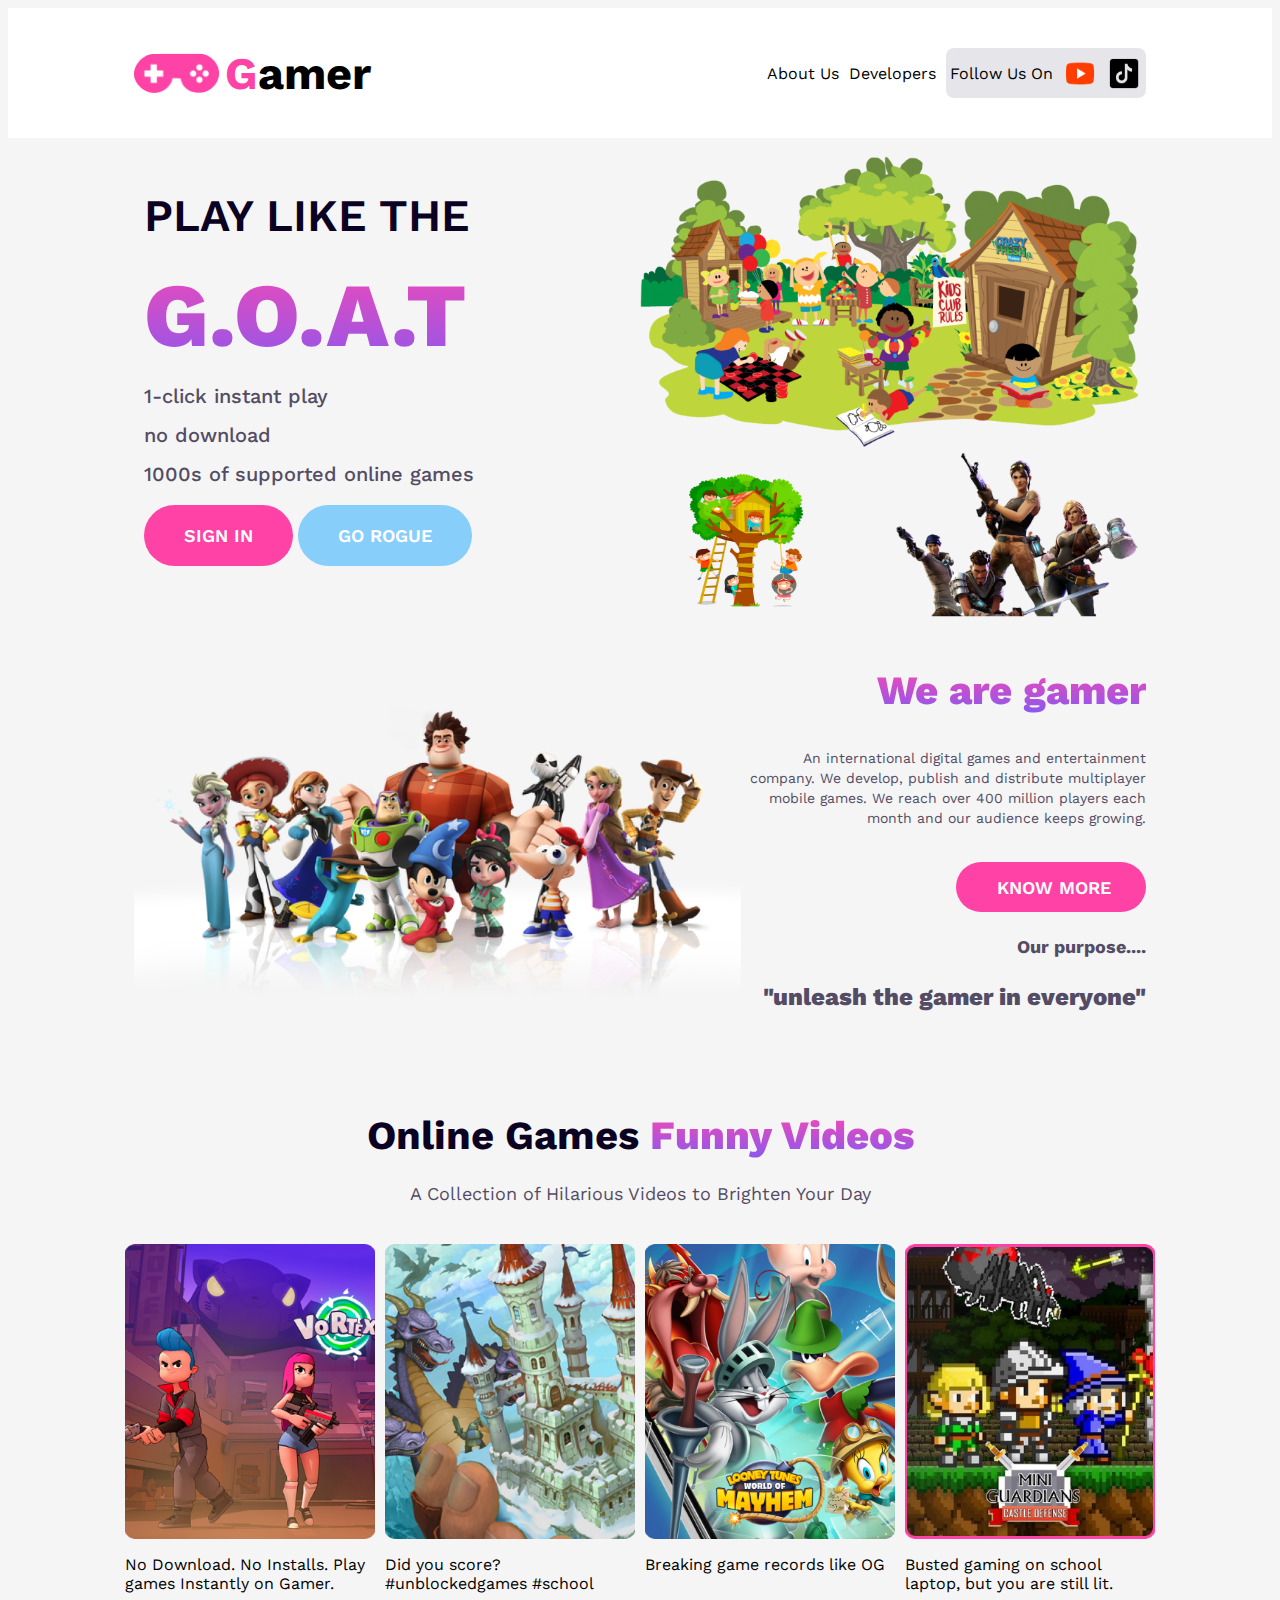
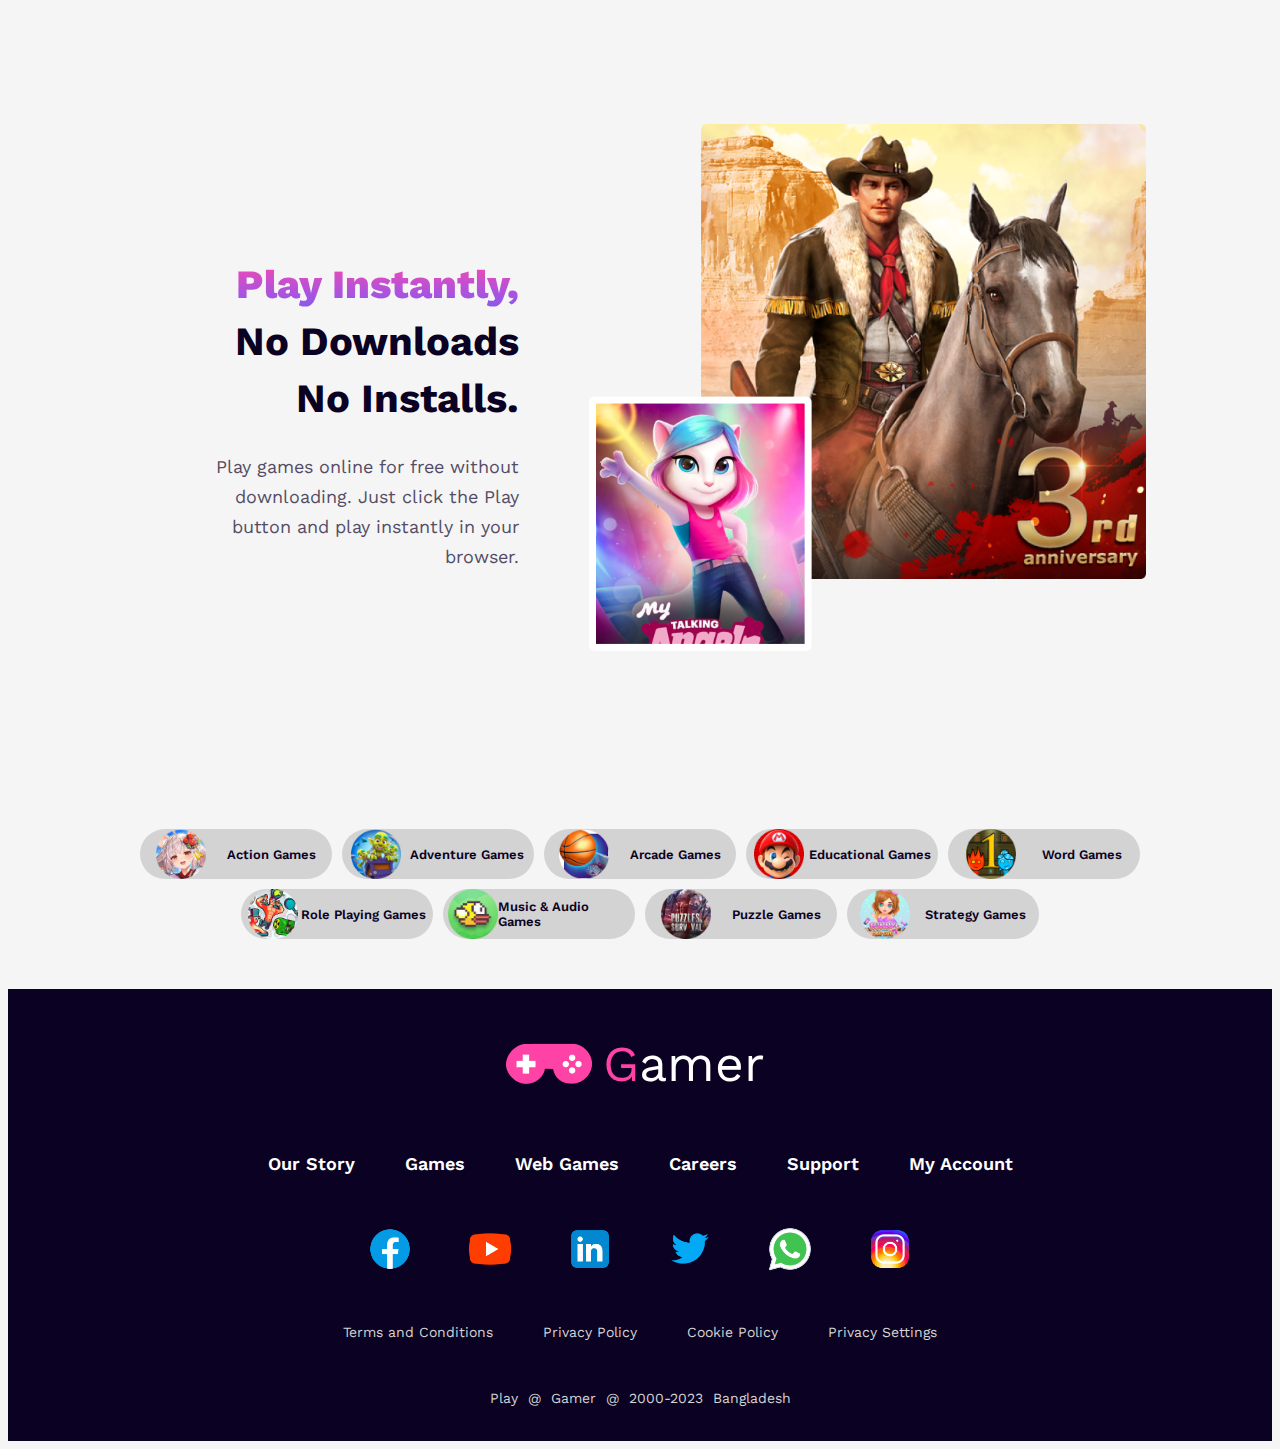
<file: index.html>
<!DOCTYPE html>
<html lang="en">
<head>
    <meta charset="UTF-8">
    <meta name="viewport" content="width=device-width, initial-scale=1.0">
    <title>Gamer Zone</title>
    <link rel="icon" href="./images/favicon.ico" type="image/x-icon">
    <link rel="stylesheet" href="https://fonts.googleapis.com/css?family=Work+Sans">

    <link rel="stylesheet" href="style.css">
</head>
<body>
    <header>
        <nav>
            <div class="logo">
                <img src="./images/Frame.png">
                <span class="logo-text"><span class="pink">G</span>amer</span>
            </div>
            <div class="menu">
                <span>About Us</span>
                <span>Developers</span>
                <div class="followbtn">
                    <span>Follow Us On </span>
                    <img class="iconImg" src="./images/youtube.png"> 
                    <img class="iconImg" src="./images/tiktok.png"> </div>
            </div>
        </nav>
        <banner>
            <div class="feature bannerItems">
                <div class="featureList title">Play Like The</div>
                <div class="featureList goat">G.O.A.T</div>
                <div class="featureList"><span>1-Click instant play</span></div>
                <div class="featureList"><span>No Download</span></div>
                <div class="featureList"><span>1000s of supported online games</span></div>
                <div class="featureList">
                    <button class="pinkBack">Sign In</button>
                    <button class="lightBlueBack">Go Rogue</button>
                </div>

            </div>
            <div class="bannerItems">
                <img src="./images/Group 18.png">
            </div>
        </banner>
    </header>
    <main>
        <section class="weGamer">
            <div class="picDiv">
<img src="./images/pngwing 4.png">
            </div>
            <div class="textDiv">
                    <div class="gamerTitle textItem">We are gamer</div>
                    <p class=" textItem">An international digital games and entertainment
                    company. We develop, publish and distribute multiplayer
                    mobile games. We reach over 400 million players each
                    month and our audience keeps growing.</p>
                    <div class="knowMore  textItem">KNOW MORE</div>
                    <div class="textItem purpose">Our purpose....</div>
                    <div class="textItem unleash">"unleash the gamer in everyone"</div>
            </div>
        </section>
        <section class="funnyVideos">
            <div class="videoheader">Online Games <span class="gamerTitle">Funny Videos</span>
            </div>
            <div class="headerText">A Collection of Hilarious Videos to Brighten Your Day</div>
            <div class="onlineGames">
                <div class="games">
                    <div>
                    <img src="./images/Rectangle 4.png">
                    </div>
                    <p class="caption">No Download. No Installs. Play
                        games Instantly on Gamer.</p>
                </div>
                <div class="games">
                    <div>
                    <img src="./images/Rectangle 5.png">
                    </div>
                    <p class="caption">Did you score? #unblockedgames
                        #school</p>
                </div>
                <div class="games">
                    <div>
                    <img src="./images/Rectangle 6.png">
                    </div>
                    <p class="caption">Breaking game records
                        like OG</p>
                </div>
                <div class="games">
                    <div>
                    <img src="./images/Rectangle 7.png">
                    </div>
                    <p class="caption">Busted gaming on school laptop,
                        but you are still lit.</p>
                </div>

            </div>
        </section>
        <section class="playGames">
            <div class="playInfo">
                <div class="gamerTitle">Play Instantly,</div>
                <div class="videoheader">No Downloads</div>
                <div class="videoheader">No Installs.</div>
                <div class="headerText">Play games online for free without
                    downloading. Just click the Play button
                    and play instantly in your browser.</div>
            </div>
            <div class="playImg containerImg">
                
                <div class="image-stack">
                    <div class="image-stack-item image-top">
                        <img src="./images/Rectangle 55.png">
                    </div>
                    <div class="image-stack-item image-bottom">
                        <img src="./images/Rectangle 66.png">
                    </div>
                  </div>
                </div>
                
                
            </div>
        </section>
        <!-- <section class="career"></section> -->
        <section class="otherGames">
            <div class="ogames">
                <img src="./images/Rectangle 11.png">
                <label>Action Games</label>
            </div>
            <div class="ogames">
                <img src="./images/Rectangle 12.png">
                <label>Adventure Games</label>
            </div>
            <div class="ogames">
                <img src="./images/Rectangle 13.png">
                <label>Arcade Games</label>
            </div>
            <div class="ogames">
                <img src="./images/Rectangle 14.png">
                <label>Educational Games</label>
            </div>
            <div class="ogames">
                <img src="./images/Rectangle 15.png">
                <label>Word Games</label>
            </div>
            <div class="ogames">
                <img src="./images/Rectangle 16.png">
                <label>Role Playing Games</label>
            </div>
            <div class="ogames">
                <img src="./images/Rectangle 17.png">
                <label>Music & Audio Games</label>
            </div>
            <div class="ogames">
                <img src="./images/Rectangle 18.png">
                <label>Puzzle Games</label>
            </div>
            <div class="ogames">
                <img src="./images/Rectangle 19.png">
                <label>Strategy Games</label>
            </div>
        </section>
    </main>
    <footer>
        <div class="footerhead fitem">
            <img src="../images/Frame.png">
                <span class="ftext"><span class="pink">G</span>amer</span>
        </div>
        <div class="fmenu fitem">
            <div>Our Story</div>
            <div>Games    </div>
            <div>Web Games</div>
            <div>Careers</div>
            <div>Support</div>
            <div>My Account</div>
        </div>
        <div class="ficon fitem">
            <a href="https://www.facebook.com/" target="_blank"><img src="./images/facebook.png" ></a>
            <a href="https://www.youtube.com/" target="_blank"><img src="./images/youtube.png" ></a>
            <a href="https://www.linkedin.com/" target="_blank"><img src="./images/linkedin-96.png" ></a>
            <a href="https://twitter.com/i/flow/login?redirect_after_login=%2F%3Flang%3Den" target="_blank"><img src="./images/twitter-96.png"></a>
            <a href="https://twitter.com/i/flow/login?redirect_after_login=%2F%3Flang%3Den" target="_blank"><img src="./images/whatsapp-96.png"></a>
            <a href="https://twitter.com/i/flow/login?redirect_after_login=%2F%3Flang%3Den" target="_blank"><img src="./images/instagram-96.png"></a>
        </div>
        <div class="terms fitem">
            <div>Terms and Conditions   
            </div>
            <div>Privacy Policy</div>
            <div>Cookie Policy</div>
            <div>Privacy Settings</div>
        </div>
        <div class="copyright fitem">
            <div>Play </div>
            <div>@</div>
            <div>Gamer</div>
            <div>@</div>
            <div>2000-2023</div>
            <div>Bangladesh</div>
        </div>
    </footer>
</body>
</html>
</file>
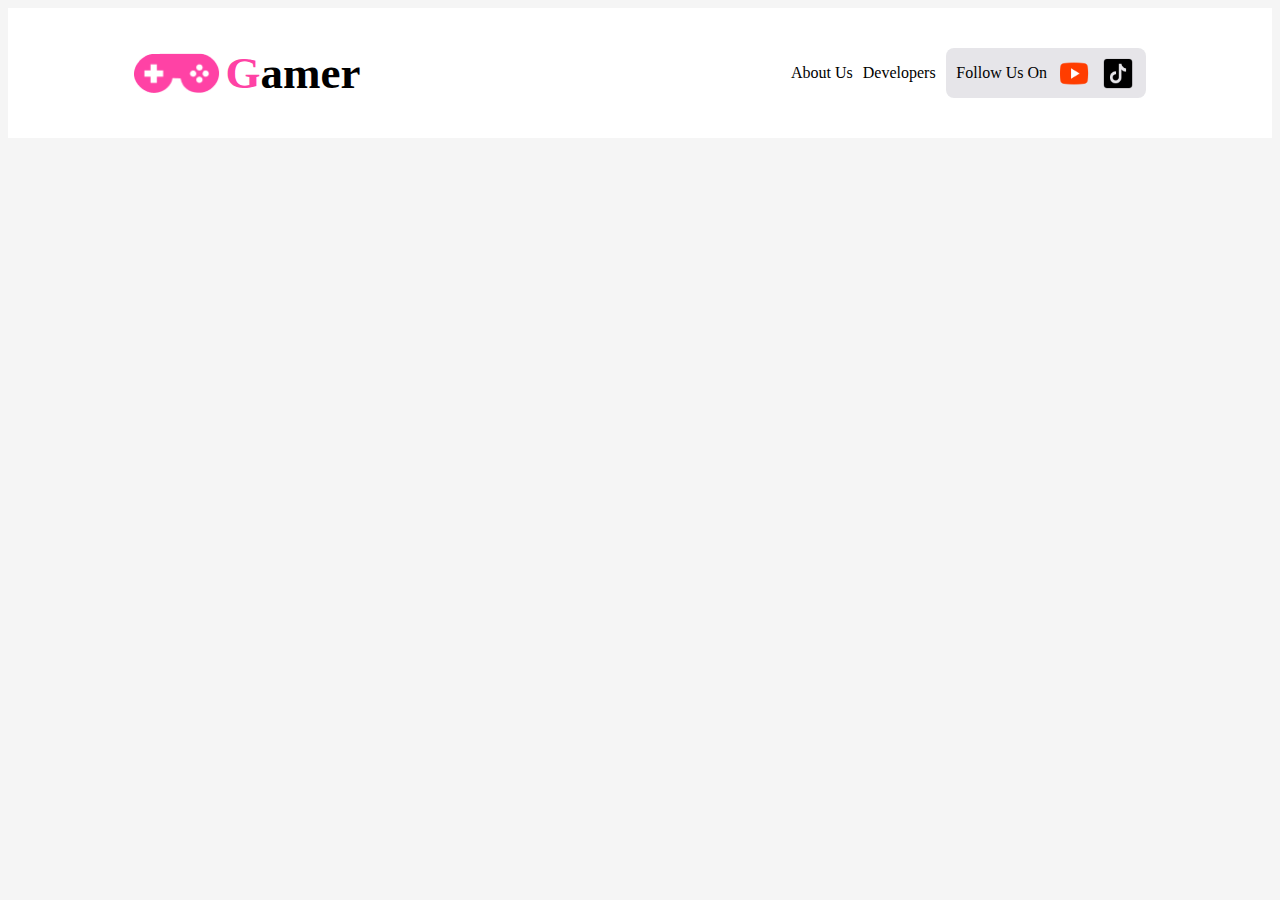
<file: png of design/index.html>
<!DOCTYPE html>
<html lang="en">
<head>
    <meta charset="UTF-8">
    <meta name="viewport" content="width=device-width, initial-scale=1.0">
    <title>Gamer Zone</title>
    <link rel="icon" href="../images/favicon.ico" type="image/x-icon">
    <link rel="stylesheet" href="style.css">
</head>
<body>
    <header>
        <nav>
            <div class="logo">
                <img src="../images/Frame.png">
                <span class="logo-text"><span class="pink">G</span>amer</span>
            </div>
            <div class="menu">
                <span>About Us</span>
                <span>Developers</span>
                <div class="followbtn">
                    <span>Follow Us On </span>
                    <img class="iconImg" src="../images/youtube.png"> 
                    <img class="iconImg"  src="../images/tiktok.png"> </div>
            </div>
        </nav>
        <banner></banner>
    </header>
    <main>
        <section class="weGamer"></section>
        <section class="funnyVideos"></section>
        <section class="playGames"></section>
        <section class="career"></section>
        <section class="otherGames"></section>
    </main>
    <footer></footer>
</body>
</html>
</file>
<file: style.css>
*{
    font-family: Work Sans;
    
}

section{
    padding: 50px 10%;
}

body{
    
    background-color: whitesmoke;
}

header{
    padding: 0px 0px !important;
}

.pink{
color: #ff42a5;
}

.lightBlue{
    color: lightskyblue;
}

.pinkBack{
    background-color: #ff42a5;
    }
    
    .lightBlueBack{
        background-color: lightskyblue;
    }

nav{
    display: flex;
    gap: 10px;
    align-items: center;
  background-color: white;
  justify-content: space-between;
  height: 130px;
  padding: 0px 10%;
}

.logo{
    display: flex;
    gap:5px;
    justify-content: center;
    align-items: center;
}

.logo-text{
    text-align: center;
    font-family: Work Sans;
    font-size: 45px;
    font-style: normal;
    font-weight: 700;
    line-height: normal;
}

.logo>img{
    width: 86.041px;
height: 40px;
flex-shrink: 0;
}

.menu{
display: flex;
flex-direction: row;
justify-content: space-around;
align-items: center;
gap: 10px;

}

.menu>span .followbtn{
    color: #3C354F;
text-align: center;
font-family: Work Sans;
font-size: 18px;
font-style: normal;
font-weight: 500;
line-height: normal;
}

.menu>.followbtn{
display: flex;
width: 200px;
height: 50px;
flex-shrink: 0;
border-radius: 8px;
background: rgba(11, 2, 35, 0.10);
text-align: center;
gap: 10px;
justify-content: center;
align-items: center;
}

.iconImg{
    width: 33.916px;
height: 35px;
flex-shrink: 0;
}

banner{
    padding: 0px 10%;
    display: flex;
    flex-direction: row;
    justify-content: center;
    align-items: center;
}

.bannerItems{
    width: 50%;
    /* border: 1px solid red; */
}

banner img{
    object-fit: cover;
    width: 100%;
  height: 100%;
}

.feature{
    display: flex;
    flex-direction: column;

}

.featureList{
padding: 10px;
}

.featureList>span{
    color: #534C64;
    /* text-align: center; */
    font-size: 20px;
    font-style: normal;
    font-weight: 500;
    line-height: 5px;
    text-transform: lowercase;
}

.featureList>button{
    display: inline-flex;
padding: 20px 40px;
align-items: flex-start;
gap: 10px;
    border-radius: 48px;
    color: #FFF;
font-size: 18px;
font-style: normal;
font-weight: 600;
line-height: normal;
text-transform: uppercase;
border: none;
}

.goat{
    /* text-align: center; */
    font-size: 90px;
    font-style: normal;
    font-weight: 800;
    line-height: normal;
    text-transform: uppercase;

    background: linear-gradient(180deg, #F948B2 0%, #8758F1 100%);
background-clip: text;
-webkit-background-clip: text;
-webkit-text-fill-color: transparent;
}

.title{
    color: #0B0223;
    /* text-align: center; */
    font-family: Work Sans;
    font-size: 45px;
    font-style: normal;
    font-weight: 600;
    line-height: normal;
    text-transform: uppercase;
}

.weGamer{
display: flex;
justify-content: space-around;
align-items: center;
}

.picDiv{
    /* border: 1px solid black ; */
    width: 60%;
    
}

.picDiv img{
    object-fit: cover;
    width: 100%;
  height: 100%;
}

.textDiv{
    display: flex;
    flex-direction: column;
    justify-content: flex-end;
    flex-wrap: wrap;
    gap: 20px;
    /* text-align: right; */
    /* border: 1px solid black ; */
    width: 40%;
}

.gamerTitle{
    font-size: 40px;
    font-weight: 800;
    line-height: normal;

    background: linear-gradient(180deg, #F948B2 0%, #8758F1 100%);
background-clip: text;
-webkit-background-clip: text;
-webkit-text-fill-color: transparent;
}

.textDiv>p{
    font-weight: 400;
font-size: 14px;
line-height: 20px;
/* or 167% */
text-align: right;
color: #534C64;
}




/* know more */
.knowMore{
background: linear-gradient(90deg, #FF42A5 13.13%, #FF42A5 87.94%);
border-radius: 48px;
width: 120px;
height: 20px;

padding: 15px 35px;
color: #FFF;
font-size: 18px;
font-style: normal;
font-weight: 600;
line-height: normal;
text-transform: uppercase;
margin-left: auto;
}

.textItem{
    display: flex;
    justify-content: center;
    align-items: center;
    text-align: right;
    flex-wrap: wrap;
    justify-content: flex-end;
}

.purpose{
font-style: normal;
font-weight: 700;
font-size: 18px;
line-height: 30px;
/* or 188% */
text-align: right;
color: #534C64;
}

.unleash{
font-weight: 800;
font-size: 24px;
line-height: 30px;
/* or 188% */
text-align: right;
color: #534C64;
}

.funnyVideos{
    /* border:1px solid red; */
    padding: 50px 10%;
    display: flex;
    flex-direction: column;
    justify-content: center;
    align-items: center;
}


.onlineGames{
    /* border:1px solid red; */
    display: flex;
    flex-direction: row;
    justify-content: center;
    align-items: stretch;
    flex-grow: 0;
    flex:1;
    gap:10px;
    padding: 15px;
}

.games{
    /* border:1px solid red; */
    display: flex;
    flex:1;
    flex-grow: 1;
    flex-direction: column;
    justify-content: center;
    align-items: stretch;
    
}

.games>div{
    /* border:1px solid red; */
    width: 250px;
    height: 295px;
}

.games img{
    object-fit: cover;
    height: 100%;
    width: 100%;
}



.games p{
    flex:1;
}
.videoheader{
    color: #0B0223;
text-align: right;
font-family: Work Sans;
font-size: 40px;
font-style: normal;
font-weight: 700;
line-height: normal;
}

.videoheader>.gamerTitle{
    background: linear-gradient(180deg, #F948B2 0%, #8758F1 100%);
    background-clip: text;
    -webkit-background-clip: text;
    -webkit-text-fill-color: transparent;
}

.headerText{
    color: #534C64;
text-align: center;
font-family: Work Sans;
font-size: 18px;
font-style: normal;
font-weight: 400;
line-height: 30px; /* 166.667% */
padding: 20px;
}


.playGames{
    display: flex;
    flex-direction: row;
    justify-content: space-between;
    align-items: center;
    flex-grow: 0;
    flex:1;
    gap:20px;
}

.playInfo{
    display: flex;
    flex-direction: column;

    flex-grow: 0;
    flex:1;
    gap:10px;
    padding: 50px;
    width: 45%;
}



.playImg{
width: 55%;
}

.playInfo>.gamerTitle {
    text-align: right;
}

.playInfo>.headerText{
    text-align: right;
    padding-right: 0px;
}

/* // Relevant styles */
/* .containerImg {
    padding: 100px 30px;
    width: 100%;
    margin: 0 auto;
    max-width: 900px;
  } */

.image-stack {
  display: grid;
  position: relative; 
  /* grid-template-columns: repeat(3,3fr); */
}

.image-bottom {
    grid-column: 1 /  3;
    grid-row: 2 / span 2;
  padding-top: 20%; 
  z-index: 1; 
  
}

.image-top {
    grid-row: 1 /span 2;
    grid-column: 2 / span 4;
    
}

img {
  width: 100%;
  display: block;
}


.otherGames{
    display: flex;
  /* grid-template-columns: repeat(5, 1fr); */
  flex-direction: row;
  flex-wrap: wrap;
  grid-gap: 10px;
  justify-content: center;
}

.ogames{
    display: flex;
    flex-direction: row;
    justify-content: space-around;
    align-items: center;
    background-color: lightgray;
    /* padding: 10px; */
    width: 18%;
    border-radius: 40px;
    padding:0px 5px;
}

.ogames>img{
    width: 50px;
height: 50px;

}

.ogames>label{
    color: #0B0223;
font-family: Work Sans;
font-size: 13px;
font-style: normal;
font-weight: 600;
line-height: normal;
padding:0px 0px;
}

footer{
display: flex;
flex-direction: column;
justify-content: center;
align-items: center;
gap: 20px;
background: #0B0223;
columns: white;
padding: 20px 20px;
}
.ftext{
   color: white;
   font-size: 50px;
   padding: 10px;
}

.footerhead{

}

.fitem{
display: flex;
flex-direction: row;
align-items: center;
padding: 15px 20px;
}

.fmenu ,.ficon{
    display: flex;
    flex-direction: row;
    justify-content: space-around;
    gap:50px;
    color: white;
text-align: center;
font-size: 18px;
font-style: normal;
font-weight: 600;
line-height: normal;
}

.ficon>a>img{
    width: 50px;
    height: 50px;
}

.terms{
    display: flex;
    flex-direction: row;
    justify-content: space-around;
    gap:50px;
    color: lightgrey;
text-align: center;
font-size: 14px;
font-style: normal;
font-weight: 400;
line-height: normal;
}

.copyright{
    display: flex;
    flex-direction: row;
    justify-content: center;
    gap:10px;
    color: lightgrey;
text-align: center;
font-size: 14px;
font-style: normal;
font-weight: 400;
line-height: normal;
}

.ogames:hover{
    border: 1px solid deeppink;
}
.ogames:hover label{
    color: deeppink   ;
}

/* .feature{
    background-image: url("./images/Group\ 14.png");
    object-fit: cover;
} */


@media  screen and (max-width: 426px) {

    section{
        padding: 30px 30px 0px 30px;
    }

    nav{
        display: flex;
        flex-direction: column;
        justify-content: space-around;
        height: 230px;    }

    .menu{
        display: flex;
        flex-direction: column;
    }

    banner {
        padding: 10px 10%;
        display: flex;
        flex-direction: column;
        justify-content: center;
        align-items: center;
    }

    .title {
        color: #0B0223;
        font-size: 40px;
        font-style: normal;
        font-weight: 600;
        text-align: center;
    }
    .bannerItems {
        width: 100%;
        /* border: 1px solid red; */
    }
    .featureList>button {
        display: inline-flex;
        padding: 12px 30px;
        align-items: flex-start;
        gap: 10px;
        border-radius: 48px;
        color: #FFF;
        font-size: 18px;
        border: none;
    }

    .weGamer {
        display: flex;
        flex-direction: column-reverse;
        justify-content: center;
        align-items: center;
    }

    .textDiv {
    width: 100%;
    }

    .textItem {
        display: flex;
        justify-content: center;
        align-items: center;
        text-align: center;
    }
    .textDiv>p {
        line-height: 20px;
        text-align: center;
        color: #534C64;
    }

    .knowMore {
        margin: auto;
        width: 100px;
        height: 20px;
        padding: 15px 35px;
        font-size: 15px;
    }
    .picDiv {
        /* border: 1px solid black; */
        width: 100%;
    }

    .onlineGames {
        /* border: 1px solid red; */
        display: flex;
        flex-direction: column;
    }

    .games {
        align-items: center;
    }

    .videoheader,.gamerTitle {
        text-align: center;
        font-size: 20px;
    }
    .headerText{
        font-size: 11px;
        line-height: normal;
    }
    
    .games > p{
        font-size: 10px;
        line-height: normal;
    }

    .playGames {
        display: flex;
        flex-direction: column;
        justify-content: space-between;

    }
    .playInfo>.gamerTitle {
        text-align: center;
    }
    .playInfo {
        align-items: center;
        align-items: center;
        /* width: 100%; */
        width:100%;
        padding: 0px;
    }
    .playInfo>.headerText {
        text-align: center;
        
    }

    .headerText {
        color: #534C64;
        text-align: center;
        font-size: 15px;
        font-weight: 400;
        line-height: normal;
        /* padding: 20px; */
    }

    .playImg {
        width: 100%;
    }
    .ogames {
        /* padding: 10px; */
        width: 28%;
        border-radius: 40px;
        padding: 0px 5px;
    }
    .ogames>img {
        width: 30px;
        height: 30px;
    }

    .ogames>label {
        font-size: 10px;
        font-style: normal;
        font-weight: 600;
        line-height: normal;
        padding: 5px 5px;
    }

    .ftext {
        color: white;
        font-size: 20px;
        padding: 10px;
    }

    .fitem img {
        width: 30%;
        display: block;
    }

    .fmenu, .ficon {
        display: flex;
        flex-direction: row;
        flex-wrap: wrap;
        justify-content: space-around;
        gap: 10px;
        text-align: center;
        font-size: 12px;
    }

    .fmenu div{
        flex-basis: 30%;
    }
    .ficon a img{
        width: 30px;
        height: 30px;
    }
    .ficon a {

        flex-basis: 30%;
    }
    .ficon a{
        display: flex;
        justify-content: center;
        align-items: center;
    }

    .terms {
        display: flex;
        flex-direction: row;
        flex-wrap: wrap;
        font-size: 10px;
        font-weight: 400;
    }
    .terms  div {
        flex-basis: 40%;
    }

    .copyright {
        display: flex;
        flex-wrap: wrap;
        flex-direction: row;
        font-size: 10px;
        gap:0;
        font-style: normal;
        font-weight: 400;
        line-height: normal;
    }

    .copyright div{
        flex-basis: 33%;
    }

    footer{
        margin-top: 50px;
    }

  }

  /* @media screen and (min-width: 426px) and (max-width: 768px) {

    } */
</file>
<file: png of design/style.css>
*{
    /* margin: 0px 240px; */
    
}

body{
    
    background-color: whitesmoke;
}

header{
    padding: 0px 0px !important;
}

.pink{
color: #ff42a5;
}

nav{
    display: flex;
    gap: 10px;
    align-items: center;
  background-color: white;
  justify-content: space-between;
  height: 130px;
  padding: 0px 10%;
}

.logo{
    display: flex;
    gap:5px;
    justify-content: center;
    align-items: center;
}

.logo-text{
    text-align: center;
    font-family: Work Sans;
    font-size: 45px;
    font-style: normal;
    font-weight: 700;
    line-height: normal;
}

.logo>img{
    width: 86.041px;
height: 40px;
flex-shrink: 0;
}

.menu{
display: flex;
flex-direction: row;
justify-content: space-around;
align-items: center;
gap: 10px;

}

.menu>span .followbtn{
    color: #3C354F;
text-align: center;
font-family: Work Sans;
font-size: 18px;
font-style: normal;
font-weight: 500;
line-height: normal;
}

.menu>.followbtn{
display: flex;
width: 200px;
height: 50px;
flex-shrink: 0;
border-radius: 8px;
background: rgba(11, 2, 35, 0.10);
text-align: center;
gap: 10px;
justify-content: center;
align-items: center;
}

.iconImg{
    width: 33.916px;
height: 35px;
flex-shrink: 0;
}
</file>
